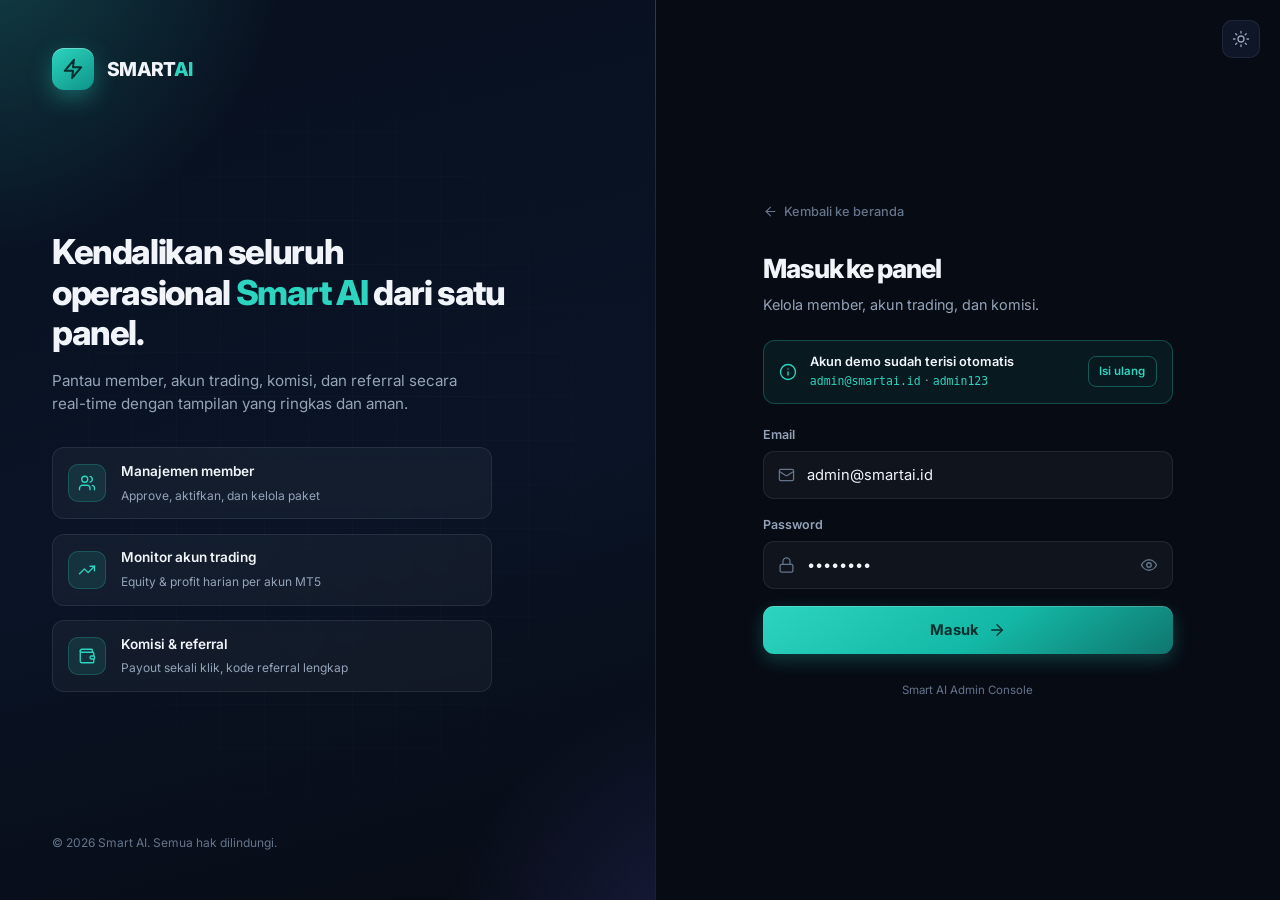
<file: index.html>
<!DOCTYPE html>
<html lang="id" data-theme="dark">
<head>
  <meta charset="UTF-8">
  <meta name="viewport" content="width=device-width, initial-scale=1.0">
  <title>Admin Login — Smart AI</title>
  <meta name="theme-color" content="#070b14">
  <link rel="preconnect" href="https://fonts.googleapis.com">
  <link rel="preconnect" href="https://fonts.gstatic.com" crossorigin>
  <link href="https://fonts.googleapis.com/css2?family=Inter:wght@400;500;600;700;800&display=swap" rel="stylesheet">
  <link rel="stylesheet" href="css/login.css">
  <script src="js/theme-init.js"></script>
</head>
<body>
  <div class="login-layout">
    <!-- Panel brand -->
    <aside class="login-aside">
      <div class="aside-top">
        <div class="logo"><span class="logo-mark"><i data-icon="zap"></i></span><strong>SMART<span>AI</span></strong></div>
      </div>
      <div class="aside-main">
        <h2>Kendalikan seluruh operasional <em>Smart AI</em> dari satu panel.</h2>
        <p>Pantau member, akun trading, komisi, dan referral secara real-time dengan tampilan yang ringkas dan aman.</p>
        <ul class="features">
          <li><span class="f-ico"><i data-icon="users"></i></span><div><b>Manajemen member</b><small>Approve, aktifkan, dan kelola paket</small></div></li>
          <li><span class="f-ico"><i data-icon="trending-up"></i></span><div><b>Monitor akun trading</b><small>Equity &amp; profit harian per akun MT5</small></div></li>
          <li><span class="f-ico"><i data-icon="wallet"></i></span><div><b>Komisi &amp; referral</b><small>Payout sekali klik, kode referral lengkap</small></div></li>
        </ul>
      </div>
      <div class="aside-foot">&copy; 2026 Smart AI. Semua hak dilindungi.</div>
    </aside>

    <!-- Panel form -->
    <main class="login-main">
      <button type="button" class="theme-btn" id="theme-toggle" aria-label="Ganti tema"></button>
      <div class="shell">
        <a class="back" href="https://smartai-landing-delta.vercel.app/"><i data-icon="arrow-left"></i>Kembali ke beranda</a>
        <div class="mobile-logo"><div class="logo"><span class="logo-mark"><i data-icon="zap"></i></span><strong>SMART<span>AI</span></strong></div></div>

        <h1>Masuk ke panel</h1>
        <p class="sub">Kelola member, akun trading, dan komisi.</p>

        <div class="demo">
          <span class="demo-ico"><i data-icon="info"></i></span>
          <div class="demo-text">
            <strong>Akun demo sudah terisi otomatis</strong>
            <code id="demo-email">admin@smartai.id</code> · <code id="demo-pass">admin123</code>
          </div>
          <button type="button" class="demo-fill" id="demo-fill">Isi ulang</button>
        </div>

        <form id="form" novalidate>
          <div class="fg">
            <label for="email">Email</label>
            <div class="input-wrap">
              <i data-icon="mail"></i>
              <input type="text" id="email" value="admin@smartai.id" placeholder="admin@smartai.id" autocomplete="username" inputmode="email" required>
            </div>
          </div>
          <div class="fg">
            <label for="password">Password</label>
            <div class="input-wrap">
              <i data-icon="lock"></i>
              <input type="password" id="password" value="admin123" placeholder="••••••••" autocomplete="current-password" required>
              <button type="button" class="toggle-pw" id="toggle-pw" aria-label="Lihat sandi"><i data-icon="eye"></i></button>
            </div>
          </div>
          <button type="submit" class="btn" id="btn">Masuk<i data-icon="arrow-right"></i></button>
        </form>
        <div id="msg" class="msg" role="alert" hidden></div>
        <p class="copyright">Smart AI Admin Console</p>
      </div>
    </main>
  </div>

  <script src="js/icons.js"></script>
  <script src="js/auth-admin.js"></script>
  <script src="js/pages/login.js"></script>
</body>
</html>
</file>
<file: css/login.css>
/* ==========================================================
   SMART AI Admin — Halaman login
   ========================================================== */
:root, [data-theme=dark] {
  --bg: #070b14;
  --bg-card: #0f1628;
  --bg-input: rgba(255,255,255,.04);
  --border: rgba(148,163,184,.12);
  --border-strong: rgba(148,163,184,.2);
  --cyan: #2dd4bf;
  --text: #f1f5f9;
  --text-muted: #94a3b8;
  --text-dim: #64748b;
  --glow: rgba(45,212,191,.18);
  --green: #34d399;
  --red: #f87171;
}
[data-theme=light] {
  --bg: #f3f5f9;
  --bg-card: #ffffff;
  --bg-input: #f8fafc;
  --border: rgba(15,23,42,.09);
  --border-strong: rgba(15,23,42,.16);
  --cyan: #0d9488;
  --text: #0f172a;
  --text-muted: #475569;
  --text-dim: #94a3b8;
  --glow: rgba(13,148,136,.15);
  --green: #059669;
  --red: #dc2626;
}
* { box-sizing: border-box; margin: 0; padding: 0; }
[hidden] { display: none !important; }
body {
  font-family: "Inter", system-ui, -apple-system, "Segoe UI", sans-serif;
  background: var(--bg); color: var(--text);
  min-height: 100vh; -webkit-font-smoothing: antialiased; line-height: 1.5;
}
svg.ico { width: 18px; height: 18px; flex-shrink: 0; fill: none; stroke: currentColor; stroke-width: 1.8; stroke-linecap: round; stroke-linejoin: round; }
a { color: inherit; text-decoration: none; }

.login-layout { display: grid; grid-template-columns: 1.05fr 1fr; min-height: 100vh; }

/* ----- Panel kiri (brand) ----- */
.login-aside {
  position: relative; overflow: hidden; padding: 3rem 3.25rem;
  display: flex; flex-direction: column; justify-content: space-between;
  background:
    radial-gradient(ellipse 90% 70% at -5% -10%, rgba(45,212,191,.28), transparent 55%),
    radial-gradient(ellipse 80% 60% at 110% 110%, rgba(99,102,241,.22), transparent 55%),
    linear-gradient(165deg, #08101f 0%, #0a1426 55%, #070b14 100%);
  color: #f1f5f9; border-right: 1px solid var(--border);
}
.login-aside::before {
  content: ''; position: absolute; inset: 0; pointer-events: none; opacity: .5;
  background-image: linear-gradient(rgba(148,163,184,.06) 1px, transparent 1px), linear-gradient(90deg, rgba(148,163,184,.06) 1px, transparent 1px);
  background-size: 44px 44px;
  -webkit-mask-image: radial-gradient(ellipse at center, #000 30%, transparent 75%);
  mask-image: radial-gradient(ellipse at center, #000 30%, transparent 75%);
}
.aside-top, .aside-main, .aside-foot { position: relative; z-index: 1; }
.logo { display: inline-flex; align-items: center; gap: .8rem; }
.logo-mark {
  width: 42px; height: 42px; border-radius: 12px; color: #042f2e;
  background: linear-gradient(145deg, #2dd4bf, #0d9488);
  display: flex; align-items: center; justify-content: center;
  box-shadow: 0 8px 22px rgba(45,212,191,.35), 0 1px 0 rgba(255,255,255,.3) inset;
  transition: transform .3s cubic-bezier(.34,1.56,.64,1), box-shadow .25s;
}
.logo:hover .logo-mark {
  transform: scale(1.08) rotate(-4deg);
  box-shadow: 0 10px 28px rgba(45,212,191,.5), 0 1px 0 rgba(255,255,255,.35) inset;
}
.logo-mark .ico { width: 22px; height: 22px; stroke-width: 2.2; }
.logo strong { font-size: 1.2rem; font-weight: 800; letter-spacing: -.03em; }
.logo strong span { color: #2dd4bf; }
.aside-main h2 { font-size: 2.15rem; line-height: 1.18; font-weight: 800; letter-spacing: -.04em; margin-bottom: 1rem; max-width: 460px; }
.aside-main h2 em { font-style: normal; color: #2dd4bf; }
.aside-main > p { color: #94a3b8; font-size: .95rem; max-width: 440px; margin-bottom: 2rem; }
.features { list-style: none; display: grid; gap: .9rem; max-width: 440px; }
.features li {
  display: flex; align-items: center; gap: .9rem; padding: .8rem .95rem;
  background: rgba(255,255,255,.04); border: 1px solid rgba(148,163,184,.14);
  border-radius: 12px; backdrop-filter: blur(6px);
  transition: transform .2s, border-color .2s, background .2s, box-shadow .2s;
}
.features li:hover {
  transform: translateX(4px);
  border-color: rgba(45,212,191,.35);
  background: rgba(45,212,191,.08);
  box-shadow: 0 4px 16px -6px rgba(45,212,191,.2);
}
.f-ico {
  width: 38px; height: 38px; border-radius: 10px; flex-shrink: 0;
  display: flex; align-items: center; justify-content: center;
  color: #2dd4bf; background: rgba(45,212,191,.12); border: 1px solid rgba(45,212,191,.22);
  transition: transform .25s, box-shadow .25s;
}
.features li:hover .f-ico {
  transform: scale(1.1);
  box-shadow: 0 0 16px rgba(45,212,191,.3);
}
.features b { display: block; font-size: .85rem; font-weight: 600; }
.features small { color: #94a3b8; font-size: .75rem; }
.aside-foot { color: #64748b; font-size: .75rem; }

/* ----- Panel kanan (form) ----- */
.login-main { position: relative; display: flex; align-items: center; justify-content: center; padding: 2rem 1.5rem; }
.theme-btn {
  position: absolute; top: 1.25rem; right: 1.25rem;
  width: 38px; height: 38px; border-radius: 10px;
  border: 1px solid var(--border); background: var(--bg-card); color: var(--text-muted);
  display: flex; align-items: center; justify-content: center; cursor: pointer;
  transition: border-color .15s, color .15s, transform .2s, box-shadow .2s;
}
.theme-btn:hover {
  border-color: var(--cyan); color: var(--cyan);
  transform: scale(1.08) rotate(12deg);
  box-shadow: 0 0 16px color-mix(in srgb, var(--cyan) 25%, transparent);
}
.shell { width: 100%; max-width: 410px; animation: rise .5s cubic-bezier(.22,1,.36,1) both; }
@keyframes rise { from { opacity: 0; transform: translateY(12px); } to { opacity: 1; transform: none; } }
.back { display: inline-flex; align-items: center; gap: .4rem; color: var(--text-dim); font-size: .8rem; font-weight: 500; margin-bottom: 1.75rem; transition: color .12s; }
.back .ico { width: 15px; height: 15px; }
.back:hover { color: var(--cyan); }
.mobile-logo { display: none; margin-bottom: 1.5rem; }
.mobile-logo .logo strong { color: var(--text); }
.mobile-logo .logo strong span { color: var(--cyan); }
.shell h1 { font-size: 1.65rem; font-weight: 800; letter-spacing: -.04em; margin-bottom: .35rem; }
.shell .sub { color: var(--text-muted); font-size: .9rem; margin-bottom: 1.5rem; }

.demo {
  display: flex; align-items: center; gap: .8rem; margin-bottom: 1.4rem; padding: .8rem .95rem;
  border-radius: 12px; border: 1px solid color-mix(in srgb, var(--cyan) 28%, transparent);
  background: color-mix(in srgb, var(--cyan) 7%, transparent);
}
.demo-ico { color: var(--cyan); display: flex; }
.demo-text { flex: 1; min-width: 0; font-size: .78rem; color: var(--text-muted); line-height: 1.45; }
.demo-text strong { display: block; color: var(--text); font-size: .8rem; font-weight: 600; }
.demo-text code { font-family: ui-monospace, Menlo, monospace; font-size: .72rem; color: var(--cyan); }
.demo-fill {
  border: 1px solid color-mix(in srgb, var(--cyan) 35%, transparent); background: transparent;
  color: var(--cyan); font: inherit; font-size: .72rem; font-weight: 600; padding: .35rem .65rem; border-radius: 8px; cursor: pointer;
  transition: background .12s;
}
.demo-fill:hover { background: color-mix(in srgb, var(--cyan) 14%, transparent); }

.fg { margin-bottom: 1.05rem; }
.fg label { display: block; font-size: .78rem; font-weight: 600; color: var(--text-muted); margin-bottom: .4rem; }
.input-wrap { position: relative; }
.input-wrap > .ico { position: absolute; left: .95rem; top: 50%; transform: translateY(-50%); color: var(--text-dim); pointer-events: none; width: 17px; height: 17px; }
.input-wrap input {
  width: 100%; min-height: 48px; padding: .75rem 2.9rem .75rem 2.7rem;
  background: var(--bg-input); border: 1px solid var(--border); border-radius: 11px;
  color: var(--text); font-size: .92rem; font-family: inherit; outline: none;
  transition: border-color .15s, box-shadow .2s, background .15s;
}
.input-wrap input:focus { border-color: color-mix(in srgb, var(--cyan) 60%, transparent); box-shadow: 0 0 0 3px var(--glow); }
.toggle-pw {
  position: absolute; right: .35rem; top: 50%; transform: translateY(-50%);
  width: 36px; height: 36px; border: 0; background: transparent; color: var(--text-dim);
  border-radius: 8px; cursor: pointer; display: flex; align-items: center; justify-content: center;
}
.toggle-pw:hover { color: var(--text); }
.btn {
  width: 100%; min-height: 48px; margin-top: .3rem; border: 0; border-radius: 11px; cursor: pointer;
  display: flex; align-items: center; justify-content: center; gap: .55rem;
  font: inherit; font-weight: 700; font-size: .92rem; color: #042f2e;
  background: linear-gradient(145deg, #2dd4bf, #14b8a6 55%, #0f766e);
  box-shadow: 0 1px 0 rgba(255,255,255,.2) inset, 0 6px 18px rgba(45,212,191,.25);
  transition: filter .15s, box-shadow .22s, transform .12s;
}
.btn:hover {
  filter: brightness(1.08);
  box-shadow: 0 1px 0 rgba(255,255,255,.28) inset, 0 10px 28px rgba(45,212,191,.4);
  transform: translateY(-2px);
}
.btn:active { transform: translateY(0) scale(.98); }
.btn:disabled { opacity: .65; cursor: wait; }
.msg { margin-top: 1rem; padding: .7rem .9rem; border-radius: 10px; font-size: .82rem; font-weight: 500; display: flex; align-items: center; gap: .55rem; }
.msg.error { background: color-mix(in srgb, var(--red) 10%, transparent); border: 1px solid color-mix(in srgb, var(--red) 25%, transparent); color: var(--red); }
.msg.success { background: color-mix(in srgb, var(--green) 10%, transparent); border: 1px solid color-mix(in srgb, var(--green) 25%, transparent); color: var(--green); }
.copyright { margin-top: 1.75rem; text-align: center; font-size: .72rem; color: var(--text-dim); }

@media (max-width: 900px) {
  .login-layout { grid-template-columns: 1fr; }
  .login-aside { display: none; }
  .mobile-logo { display: block; }
}
</file>
<file: css/admin.css>
/* SMART AI Admin — unified stylesheet */
:root, [data-theme=dark] {
  --bg:#070b14; --bg-elevated:#0b1120; --bg-card:#0f1628;
  --bg-input:rgba(255,255,255,.035); --bg-hover:rgba(255,255,255,.04); --bg-subtle:rgba(255,255,255,.02);
  --border:rgba(148,163,184,.10); --border-strong:rgba(148,163,184,.18);
  --cyan:#2dd4bf; --teal:#14b8a6; --green:#34d399; --red:#f87171; --yellow:#fbbf24;
  --purple:#a78bfa; --gold:#f59e0b; --blue:#60a5fa;
  --text:#f1f5f9; --text-muted:#94a3b8; --text-dim:#64748b;
  --sidebar-w:264px; --radius:14px; --radius-sm:9px;
  --shadow:0 1px 0 rgba(255,255,255,.03) inset, 0 8px 24px -10px rgba(0,0,0,.5);
  --shadow-lg:0 24px 48px -16px rgba(0,0,0,.6);
  --glow:rgba(45,212,191,.18);
  --font:"Inter",system-ui,-apple-system,"Segoe UI",sans-serif;
}
[data-theme=light] {
  --bg:#f1f5f9; --bg-elevated:#fff; --bg-card:#fff; --bg-input:#f8fafc;
  --bg-hover:rgba(15,23,42,.04); --bg-subtle:rgba(15,23,42,.02);
  --border:rgba(15,23,42,.08); --border-strong:rgba(15,23,42,.14);
  --cyan:#0d9488; --teal:#0f766e; --green:#059669; --red:#dc2626; --yellow:#d97706;
  --purple:#7c3aed; --gold:#b45309; --blue:#2563eb;
  --text:#0f172a; --text-muted:#475569; --text-dim:#94a3b8;
  --shadow:0 1px 2px rgba(0,0,0,.04), 0 4px 16px -6px rgba(0,0,0,.08);
  --shadow-lg:0 12px 32px -12px rgba(0,0,0,.12);
  --glow:rgba(13,148,136,.15);
}
*{box-sizing:border-box;margin:0;padding:0}
[hidden]{display:none!important}
html{height:100%}
body{font-family:var(--font);background:var(--bg);color:var(--text);min-height:100%;-webkit-font-smoothing:antialiased;line-height:1.5}
svg.ico{width:18px;height:18px;flex-shrink:0;fill:none;stroke:currentColor;stroke-width:1.8;stroke-linecap:round;stroke-linejoin:round}
a{color:inherit;text-decoration:none}
button,input,select,textarea{font:inherit;color:inherit}

.app-shell{display:flex;min-height:100vh}
.sidebar{width:var(--sidebar-w);flex-shrink:0;position:fixed;top:0;left:0;bottom:0;display:flex;flex-direction:column;background:linear-gradient(180deg,color-mix(in srgb,var(--bg-elevated) 92%,#0a1220),var(--bg));border-right:1px solid var(--border);z-index:40;transition:transform .25s ease;box-shadow:4px 0 32px -8px rgba(0,0,0,.45)}
.main-wrap{flex:1;margin-left:var(--sidebar-w);min-width:0;display:flex;flex-direction:column}
.topbar{position:sticky;top:0;z-index:30;height:60px;display:flex;align-items:center;gap:.75rem;padding:0 1.5rem;background:color-mix(in srgb,var(--bg) 88%,transparent);backdrop-filter:blur(12px);border-bottom:1px solid var(--border)}
.page{flex:1;padding:1.5rem 1.5rem 2.5rem;animation:pageIn .4s cubic-bezier(.22,1,.36,1) both}
@keyframes pageIn{from{opacity:0;transform:translateY(10px)}to{opacity:1;transform:none}}

.sidebar-brand{display:flex;align-items:center;gap:.75rem;padding:1.3rem 1.2rem 1rem}
.sidebar-brand .brand-mark{width:38px;height:38px;border-radius:11px;display:flex;align-items:center;justify-content:center;background:linear-gradient(145deg,#5eead4,#14b8a6 55%,#0f766e);color:#042f2e;box-shadow:0 1px 0 rgba(255,255,255,.3) inset,0 6px 18px rgba(45,212,191,.35);flex-shrink:0}
.sidebar-brand .brand-mark .ico{width:18px;height:18px}
.sidebar-brand strong{font-size:.95rem;letter-spacing:-.02em;display:block}
.sidebar-brand strong span{color:var(--cyan)}
.sidebar-brand small{display:block;font-size:.68rem;color:var(--text-dim);font-weight:500;margin-top:.05rem}

.sidebar-nav{flex:1;overflow-y:auto;padding:.35rem 0 1rem}
.nav-section{font-size:.65rem;font-weight:700;letter-spacing:.08em;text-transform:uppercase;color:var(--text-dim);padding:.85rem 1.25rem .35rem}
.nav-item{display:flex;align-items:center;gap:.65rem;padding:.62rem 1rem;margin:2px 10px;border-radius:10px;font-size:.875rem;font-weight:500;color:var(--text-muted);transition:background .18s,color .18s,transform .15s;position:relative}
.nav-item:hover{background:var(--bg-hover);color:var(--text);transform:translateX(2px)}
.nav-item.active{background:linear-gradient(90deg,color-mix(in srgb,var(--cyan) 16%,transparent),color-mix(in srgb,var(--cyan) 6%,transparent));color:var(--cyan);font-weight:600;box-shadow:inset 3px 0 0 var(--cyan)}
.nav-item .ico{width:17px;height:17px}
.nav-badge{margin-left:auto;min-width:18px;height:18px;padding:0 .35rem;border-radius:999px;background:color-mix(in srgb,var(--gold) 18%,transparent);color:var(--gold);font-size:.65rem;font-weight:800;display:inline-flex;align-items:center;justify-content:center}

.sidebar-foot{padding:.5rem 0 1rem;border-top:1px solid var(--border)}
.admin-chip{display:flex;align-items:center;gap:.65rem;padding:.65rem .75rem;border-radius:12px;background:var(--bg-subtle);border:1px solid var(--border);margin:0 .65rem .5rem}
.admin-chip .av,.admin-chip .avatar{width:34px;height:34px;border-radius:10px;display:flex;align-items:center;justify-content:center;background:linear-gradient(145deg,#2dd4bf,#0f766e);color:#042f2e;font-size:.75rem;font-weight:800;flex-shrink:0}
.admin-chip b{display:block;font-size:.82rem;font-weight:700}
.admin-chip span{font-size:.7rem;color:var(--text-dim)}

.topbar-title{font-size:.95rem;font-weight:700;letter-spacing:-.01em;flex:1}
.topbar-actions{display:flex;align-items:center;gap:.45rem;margin-left:auto}
.icon-btn{width:36px;height:36px;border-radius:10px;border:1px solid var(--border);background:transparent;color:var(--text-muted);display:inline-flex;align-items:center;justify-content:center;cursor:pointer;position:relative;transition:background .15s,color .15s}
.icon-btn:hover{background:var(--bg-hover);color:var(--text)}
.icon-btn .dot{position:absolute;top:7px;right:7px;width:7px;height:7px;border-radius:50%;background:var(--red);border:2px solid var(--bg)}
.menu-btn{display:none}

.page-header{display:flex;align-items:flex-start;justify-content:space-between;gap:1rem;margin-bottom:1.35rem;flex-wrap:wrap}
.page-header h1{font-size:1.45rem;font-weight:800;letter-spacing:-.03em;position:relative;padding-bottom:.35rem}
.page-header h1::after{content:'';position:absolute;left:0;bottom:0;width:36px;height:3px;border-radius:3px;background:linear-gradient(90deg,var(--cyan),transparent)}
.page-header p{color:var(--text-muted);font-size:.875rem;margin-top:.2rem}
.page-actions{display:flex;gap:.5rem;align-items:center;flex-wrap:wrap}

.btn{display:inline-flex;align-items:center;justify-content:center;gap:.4rem;min-height:38px;padding:0 1rem;border-radius:10px;font-size:.875rem;font-weight:600;border:1px solid transparent;cursor:pointer;transition:transform .15s,box-shadow .2s,background .15s,border-color .15s}
.btn .ico{width:16px;height:16px}
.btn-primary{background:linear-gradient(145deg,#5eead4,#14b8a6 60%,#0f766e);color:#042f2e;box-shadow:0 1px 0 rgba(255,255,255,.25) inset,0 6px 18px rgba(45,212,191,.28)}
.btn-primary:hover{transform:translateY(-1px);box-shadow:0 1px 0 rgba(255,255,255,.3) inset,0 10px 24px rgba(45,212,191,.35)}
.btn-ghost,.btn-outline{background:transparent;border-color:var(--border);color:var(--text-muted)}
.btn-ghost:hover,.btn-outline:hover{background:var(--bg-hover);color:var(--text);border-color:var(--border-strong)}
.btn-ghost-sm{min-height:32px;padding:0 .7rem;font-size:.78rem;border-radius:8px;background:transparent;border:1px solid var(--border);color:var(--text-muted);display:inline-flex;align-items:center;gap:.35rem}
.btn-ghost-sm:hover{background:var(--bg-hover);color:var(--text)}
.btn-sm{min-height:32px;padding:0 .75rem;font-size:.78rem;border-radius:8px}
.btn-icon{width:34px;height:34px;padding:0;border-radius:9px;display:inline-flex;align-items:center;justify-content:center;background:transparent;border:1px solid var(--border);color:var(--text-muted);cursor:pointer}
.btn-icon:hover{background:var(--bg-hover);color:var(--text)}
.btn-success{background:linear-gradient(145deg,#6ee7b7,#34d399);color:#064e3b}
.btn-danger{background:color-mix(in srgb,var(--red) 14%,transparent);border-color:color-mix(in srgb,var(--red) 30%,transparent);color:var(--red)}

.stats-grid{display:grid;grid-template-columns:repeat(4,1fr);gap:1rem;margin-bottom:1.35rem}
.stat-card{position:relative;display:flex;align-items:flex-start;gap:.9rem;padding:1.2rem 1.15rem;background:linear-gradient(160deg,color-mix(in srgb,var(--bg-card) 88%,#12203a),var(--bg-card));border:1px solid var(--border);border-radius:var(--radius);box-shadow:var(--shadow);overflow:hidden;transition:transform .2s,border-color .2s,box-shadow .25s}
.stat-card:hover{transform:translateY(-3px);border-color:color-mix(in srgb,var(--accent,var(--cyan)) 40%,var(--border));box-shadow:0 0 0 1px color-mix(in srgb,var(--accent,var(--cyan)) 15%,transparent),0 16px 40px -12px color-mix(in srgb,var(--accent,var(--cyan)) 28%,transparent)}
.stat-card .stat-icon{flex-shrink:0;width:42px;height:42px;border-radius:12px;display:flex;align-items:center;justify-content:center;background:color-mix(in srgb,var(--accent,var(--cyan)) 14%,transparent);color:var(--accent,var(--cyan));border:1px solid color-mix(in srgb,var(--accent,var(--cyan)) 22%,transparent);position:relative;z-index:1}
.stat-card .stat-icon .ico{width:18px;height:18px}
.stat-card .stat-info{flex:1;min-width:0;position:relative;z-index:1}
.stat-card .label,.stat-card .stat-label{font-size:.72rem;font-weight:700;color:var(--text-dim);letter-spacing:.04em;text-transform:uppercase;margin-bottom:.3rem}
.stat-card .value,.stat-card .stat-value{font-size:1.45rem;font-weight:800;letter-spacing:-.03em;line-height:1.15;color:var(--text)}
.stat-card .value.up{color:var(--green)}.stat-card .value.warn{color:var(--gold)}.stat-card .value.down{color:var(--red)}
.stat-card .hint,.stat-card .stat-sub{font-size:.75rem;color:var(--text-dim);margin-top:.25rem}
.grid-2{display:grid;grid-template-columns:1fr 1fr;gap:1rem;margin-bottom:1rem}
.grid-3{display:grid;grid-template-columns:repeat(3,1fr);gap:1rem}
.grid-2+.grid-2{margin-top:0}

.panel{background:linear-gradient(165deg,color-mix(in srgb,var(--bg-card) 90%,#111c30),var(--bg-card));border:1px solid var(--border);border-radius:var(--radius);box-shadow:var(--shadow);overflow:hidden}
.panel-head{display:flex;align-items:center;justify-content:space-between;gap:.75rem;padding:.95rem 1.15rem;border-bottom:1px solid var(--border)}
.panel-head h2,.panel-head h3{font-size:.95rem;font-weight:700;letter-spacing:-.01em;display:inline-flex;align-items:center;gap:.45rem;margin:0}
.panel-head h2 .ico,.panel-head h3 .ico{width:16px;height:16px;color:var(--cyan)}
.panel-body{padding:1.1rem 1.15rem}
.panel-body.tight{padding:0}
.chart-body{padding:1rem 1.15rem 1.25rem}

.table-wrap{overflow-x:auto}
.table-wrap table{width:100%;border-collapse:collapse;font-size:.85rem}
.table-wrap th,.table-wrap td{padding:.75rem 1.1rem;text-align:left;border-bottom:1px solid var(--border);white-space:nowrap}
.table-wrap th{font-size:.7rem;font-weight:700;letter-spacing:.04em;text-transform:uppercase;color:var(--text-dim);background:var(--bg-subtle)}
.table-wrap tbody tr:last-child td{border-bottom:0}
.table-wrap tbody tr:hover td{background:var(--bg-hover)}

.badge{display:inline-flex;align-items:center;padding:.18rem .5rem;border-radius:999px;font-size:.68rem;font-weight:700;letter-spacing:.02em}
.badge.ok{background:rgba(52,211,153,.14);color:var(--green)}
.badge.warn{background:rgba(251,191,36,.14);color:var(--gold)}
.badge.err{background:rgba(248,113,113,.14);color:var(--red)}
.badge.muted{background:rgba(148,163,184,.12);color:var(--text-muted)}
.badge.plain{background:rgba(148,163,184,.1);color:var(--text-muted)}
.badge.info{background:rgba(96,165,250,.14);color:var(--blue)}
.badge.purple,.badge.pkg-pro{background:rgba(167,139,250,.16);color:var(--purple)}
.badge.pkg-gold{background:rgba(245,158,11,.16);color:var(--gold)}
.badge.pkg-basic{background:rgba(52,211,153,.14);color:var(--green)}

.avatar{width:32px;height:32px;border-radius:10px;display:inline-flex;align-items:center;justify-content:center;font-size:.7rem;font-weight:800;flex-shrink:0;color:#fff;background:hsl(var(--h,180) 55% 42%);box-shadow:0 0 0 1px rgba(255,255,255,.08) inset}
.cell-user{display:flex;align-items:center;gap:.65rem;min-width:0}
.cell-user b{display:block;font-size:.85rem;font-weight:650;line-height:1.25}
.cell-user small{display:block;font-size:.72rem;color:var(--text-dim);margin-top:.1rem}
.mono{font-family:ui-monospace,SFMono-Regular,Menlo,Monaco,Consolas,monospace;font-size:.82rem;letter-spacing:.02em}
.up{color:var(--green);font-weight:600}
.muted{color:var(--text-dim)}
.row-actions{display:flex;align-items:center;gap:.4rem;flex-wrap:wrap;justify-content:flex-end}

.empty-state{display:flex;flex-direction:column;align-items:center;justify-content:center;gap:.65rem;padding:2.5rem 1.5rem;color:var(--text-dim);font-size:.9rem;text-align:center}
.empty-state .ico{width:28px;height:28px;opacity:.55}

.bar-chart{display:flex;align-items:flex-end;justify-content:space-between;gap:.55rem;width:100%;height:160px;padding:.25rem 0 0}
.bar-col{flex:1;display:flex;flex-direction:column;align-items:center;gap:.4rem;height:100%;justify-content:flex-end}
.bar-col .bar{width:100%;max-width:36px;border-radius:8px 8px 4px 4px;background:linear-gradient(180deg,#5eead4,#14b8a6 70%,#0f766e);min-height:8px;position:relative;box-shadow:0 4px 12px rgba(45,212,191,.2)}
.bar-col .bar::after{content:attr(data-val);position:absolute;top:-1.25rem;left:50%;transform:translateX(-50%);font-size:.65rem;font-weight:700;color:var(--text-muted);white-space:nowrap}
.bar-col > span,.bar-col > small{font-size:.68rem;font-weight:600;color:var(--text-dim)}

.activity-list{list-style:none;margin:0;padding:0}
.activity-list>li,.activity-item{display:flex;align-items:flex-start;gap:.75rem;padding:.85rem 0;border-bottom:1px solid var(--border)}
.activity-list>li:last-child,.activity-item:last-child{border-bottom:0}
.activity-list .dot,.activity-item .dot{width:8px;height:8px;border-radius:50%;background:var(--cyan);margin-top:.45rem;flex-shrink:0;box-shadow:0 0 0 4px rgba(45,212,191,.12)}
.activity-list .content,.activity-item .content{flex:1;min-width:0}
.activity-list .content b,.activity-item .content b{display:block;font-size:.85rem;font-weight:650;margin-bottom:.1rem}
.activity-list .content p,.activity-list .content small,.activity-item .content p,.activity-item .content small{font-size:.78rem;color:var(--text-muted)}
.activity-list .time,.activity-item .time{font-size:.72rem;color:var(--text-dim);white-space:nowrap;flex-shrink:0}
.act-body{flex:1;min-width:0}
.act-icon{width:32px;height:32px;border-radius:9px;display:flex;align-items:center;justify-content:center;background:color-mix(in srgb,var(--cyan) 12%,transparent);color:var(--cyan);flex-shrink:0}
.act-icon .ico{width:15px;height:15px}
.act-time{font-size:.72rem;color:var(--text-dim);white-space:nowrap}

.filters{display:flex;flex-wrap:wrap;gap:.6rem;margin-bottom:1rem;align-items:center}
.form-group{margin-bottom:1rem}
.form-group .label,.form-group label{display:block;font-size:.78rem;font-weight:600;color:var(--text-muted);margin-bottom:.35rem}
input,select,textarea{width:100%;padding:.65rem .8rem;border-radius:10px;border:1px solid var(--border);background:var(--bg-input);color:var(--text)}
input:focus,select:focus,textarea:focus{outline:none;border-color:color-mix(in srgb,var(--cyan) 50%,var(--border));box-shadow:0 0 0 3px rgba(45,212,191,.12)}

.modal-overlay{position:fixed;inset:0;z-index:80;display:flex;align-items:center;justify-content:center;padding:1.25rem;background:rgba(0,0,0,.55);backdrop-filter:blur(6px);opacity:0;visibility:hidden;transition:opacity .2s,visibility .2s}
.modal-overlay.show{opacity:1;visibility:visible}
.modal{width:100%;max-width:440px;max-height:min(90vh,640px);overflow:auto;background:var(--bg-card);border:1px solid var(--border-strong);border-radius:16px;box-shadow:var(--shadow-lg);transform:translateY(10px) scale(.98);transition:transform .22s cubic-bezier(.22,1,.36,1)}
.modal-overlay.show .modal{transform:none}
.modal-body{padding:1.35rem 1.35rem 1rem}
.modal-foot{display:flex;justify-content:flex-end;gap:.5rem;padding:.85rem 1.35rem 1.2rem;border-top:1px solid var(--border)}
.confirm-body{text-align:center;padding-top:1.5rem}
.confirm-icon{width:48px;height:48px;margin:0 auto .9rem;border-radius:14px;display:flex;align-items:center;justify-content:center;background:rgba(248,113,113,.12);color:var(--red)}
.confirm-icon.info{background:rgba(45,212,191,.12);color:var(--cyan)}
.confirm-icon .ico{width:22px;height:22px}
.confirm-body h3{font-size:1.05rem;font-weight:700;margin:0 0 .4rem}
.confirm-body p{font-size:.88rem;color:var(--text-muted);margin:0}

.sidebar-backdrop{display:none;position:fixed;inset:0;background:rgba(0,0,0,.5);z-index:35}
.toast-wrap{position:fixed;bottom:1.25rem;right:1.25rem;z-index:100;display:flex;flex-direction:column;gap:.5rem;pointer-events:none}
.toast{pointer-events:auto;display:flex;align-items:center;gap:.55rem;min-width:220px;max-width:360px;padding:.7rem .95rem;border-radius:12px;font-size:.85rem;font-weight:550;background:var(--bg-elevated);border:1px solid var(--border-strong);box-shadow:var(--shadow-lg);color:var(--text);transition:opacity .25s}
.toast .ico{width:16px;height:16px;flex-shrink:0}
.toast.ok{border-color:color-mix(in srgb,var(--green) 35%,var(--border))}
.toast.ok .ico{color:var(--green)}
.toast.err{border-color:color-mix(in srgb,var(--red) 35%,var(--border))}
.toast.err .ico{color:var(--red)}

@media(max-width:1100px){.stats-grid{grid-template-columns:repeat(2,1fr)}}
@media(max-width:900px){
  .sidebar{transform:translateX(-100%)}
  .sidebar.open{transform:translateX(0)}
  .sidebar-backdrop.show{display:block}
  .main-wrap{margin-left:0}
  .menu-btn{display:inline-flex}
  .grid-2,.grid-3{grid-template-columns:1fr}
  .topbar,.page{padding-left:1.15rem;padding-right:1.15rem}
}
@media(max-width:640px){.stats-grid{grid-template-columns:1fr}.page{padding:1.1rem 1rem 2rem}.page-header h1{font-size:1.25rem}}
</file>
<file: css/polish.css>
/* polish — light extras (admin.css is primary) */
body::before {
  content: '';
  position: fixed;
  inset: 0;
  pointer-events: none;
  z-index: 0;
  background:
    radial-gradient(ellipse 40% 30% at 10% 0%, rgba(45,212,191,.07), transparent 55%),
    radial-gradient(ellipse 30% 25% at 90% 10%, rgba(167,139,250,.05), transparent 50%);
}
.app-shell, .main-wrap, .sidebar, .page, .topbar { position: relative; z-index: 1; }
[data-theme=light] .stat-card {
  background: #fff;
}
</file>
